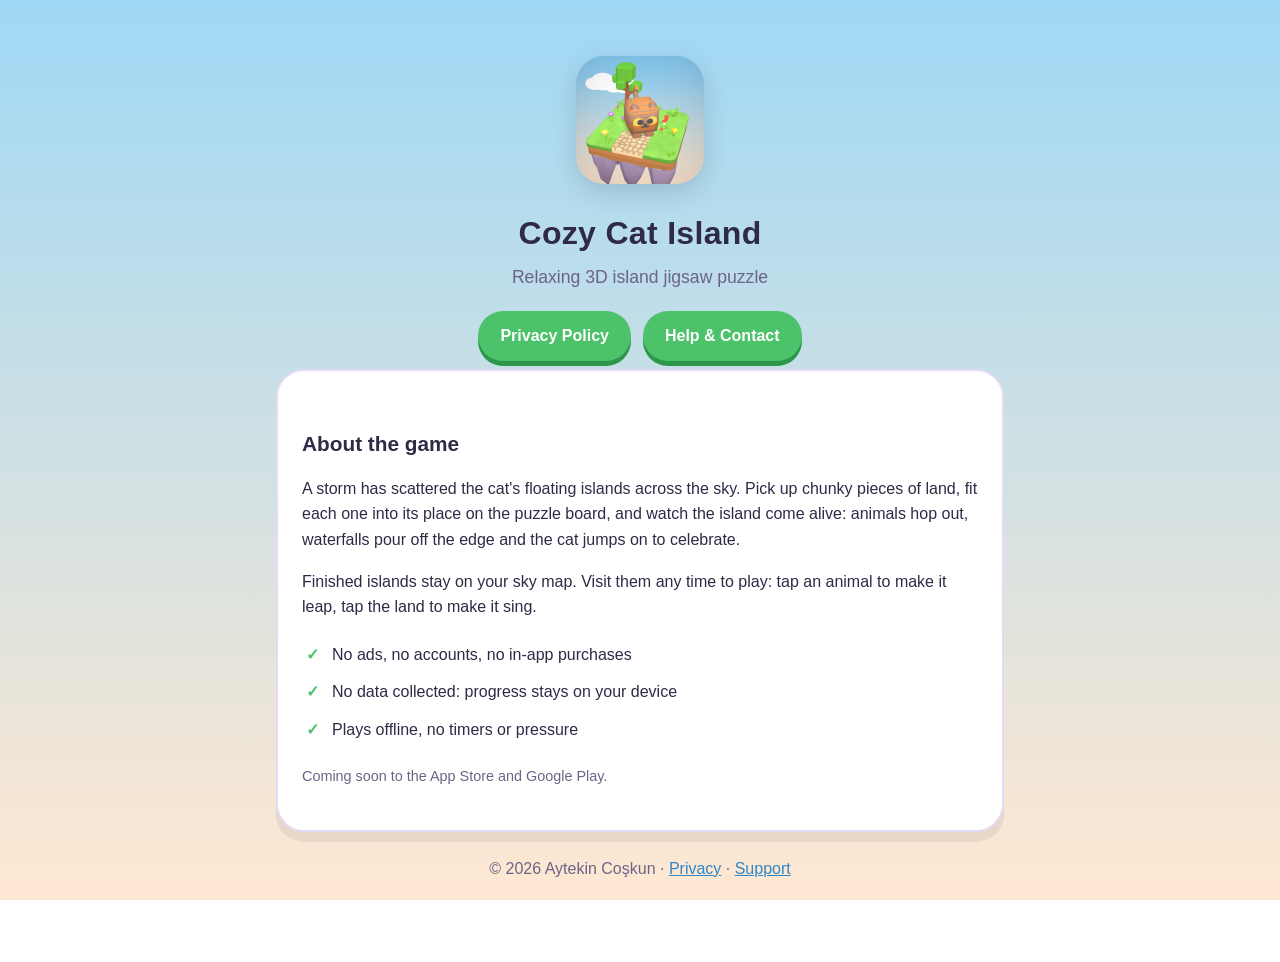
<file: index.html>
<!doctype html>
<html lang="en">
<head>
  <meta charset="utf-8">
  <meta name="viewport" content="width=device-width, initial-scale=1">
  <title>Cozy Cat Island</title>
  <meta name="description" content="Cozy Cat Island: a relaxing 3D jigsaw puzzle. Fit chunky pieces of land together and watch a little floating island come alive.">
  <link rel="icon" href="assets/icon.png">
  <link rel="stylesheet" href="assets/style.css">
</head>
<body>
<main>
  <header class="hero">
    <img src="assets/icon.png" alt="Cozy Cat Island app icon">
    <h1>Cozy Cat Island</h1>
    <p class="subtitle">Relaxing 3D island jigsaw puzzle</p>
    <nav class="links">
      <a href="privacy.html">Privacy Policy</a>
      <a href="support.html">Help &amp; Contact</a>
    </nav>
  </header>

  <section class="card">
    <h2>About the game</h2>
    <p>A storm has scattered the cat's floating islands across the sky. Pick up chunky pieces of land, fit each one into its place on the puzzle board, and watch the island come alive: animals hop out, waterfalls pour off the edge and the cat jumps on to celebrate.</p>
    <p>Finished islands stay on your sky map. Visit them any time to play: tap an animal to make it leap, tap the land to make it sing.</p>
    <ul class="promise">
      <li>No ads, no accounts, no in-app purchases</li>
      <li>No data collected: progress stays on your device</li>
      <li>Plays offline, no timers or pressure</li>
    </ul>
    <p class="muted">Coming soon to the App Store and Google Play.</p>
  </section>

  <footer>
    <p>© 2026 Aytekin Coşkun · <a href="privacy.html">Privacy</a> · <a href="support.html">Support</a></p>
  </footer>
</main>
</body>
</html>
</file>
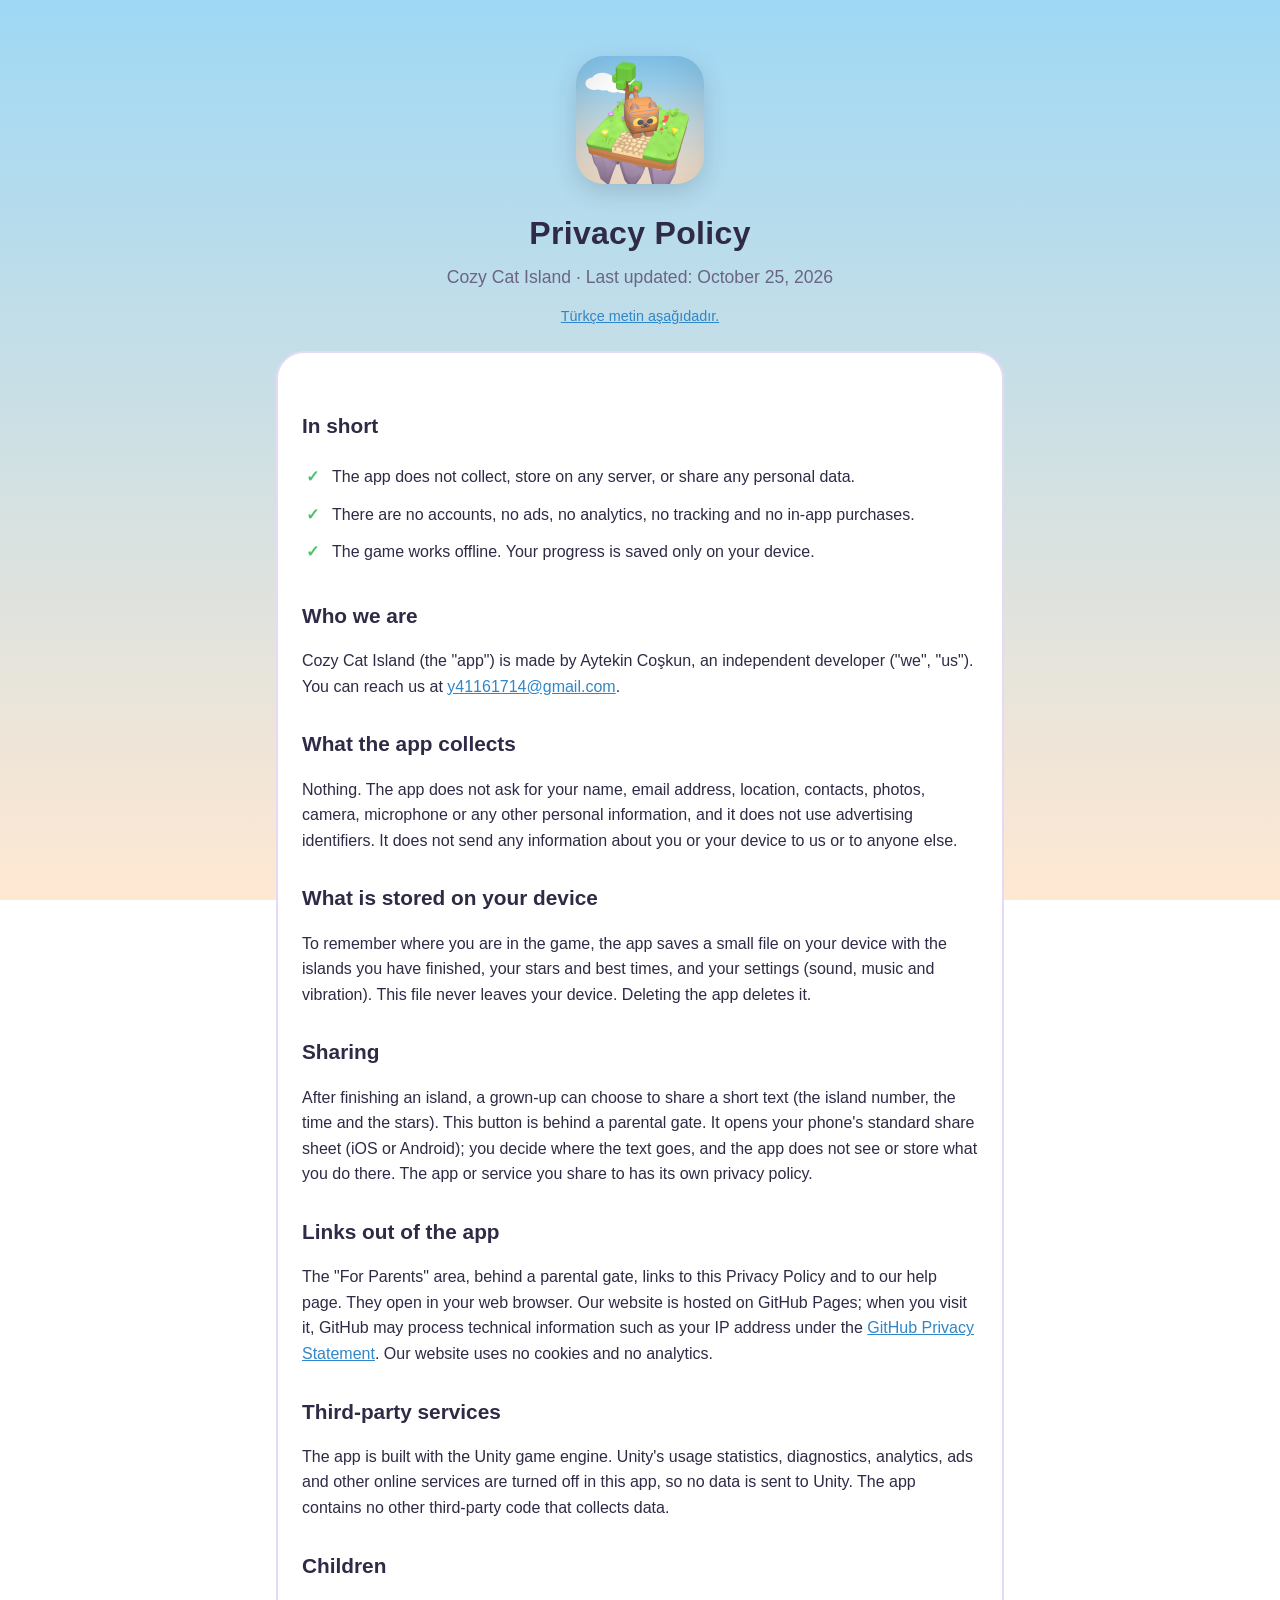
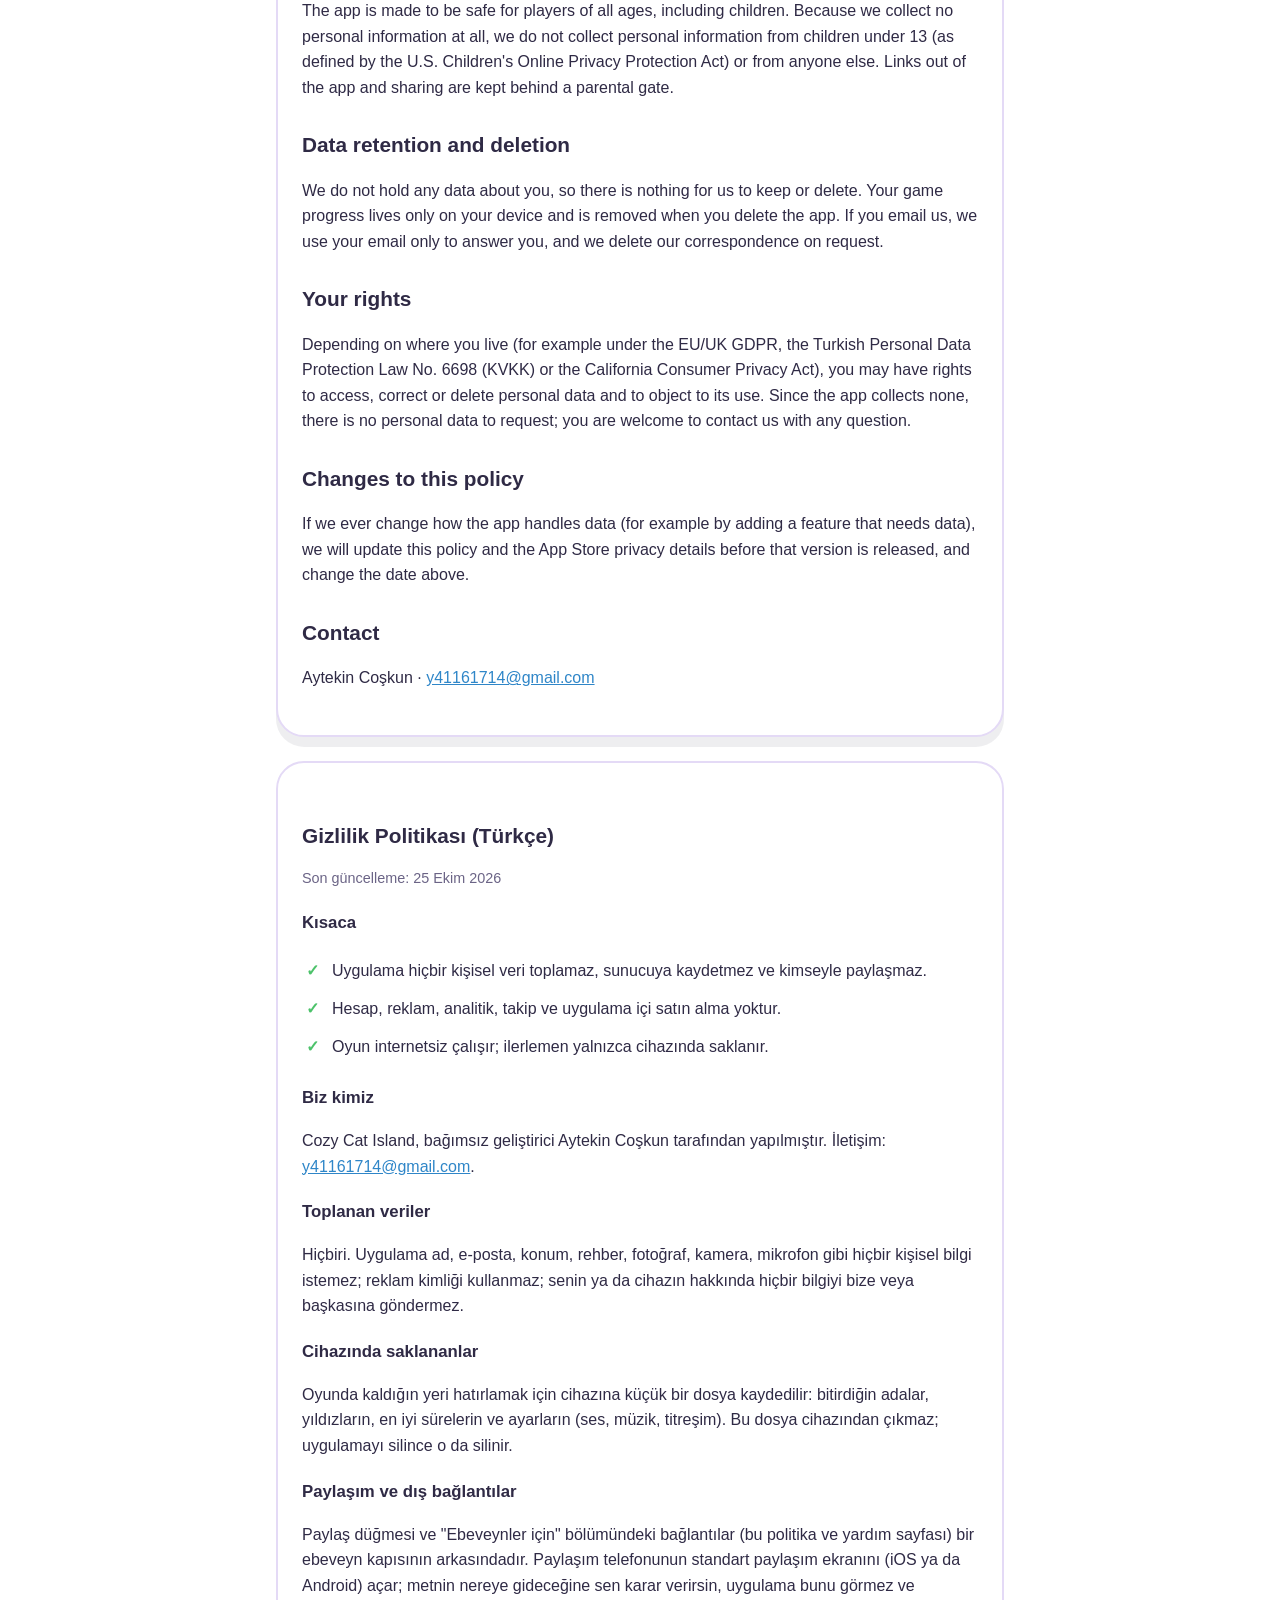
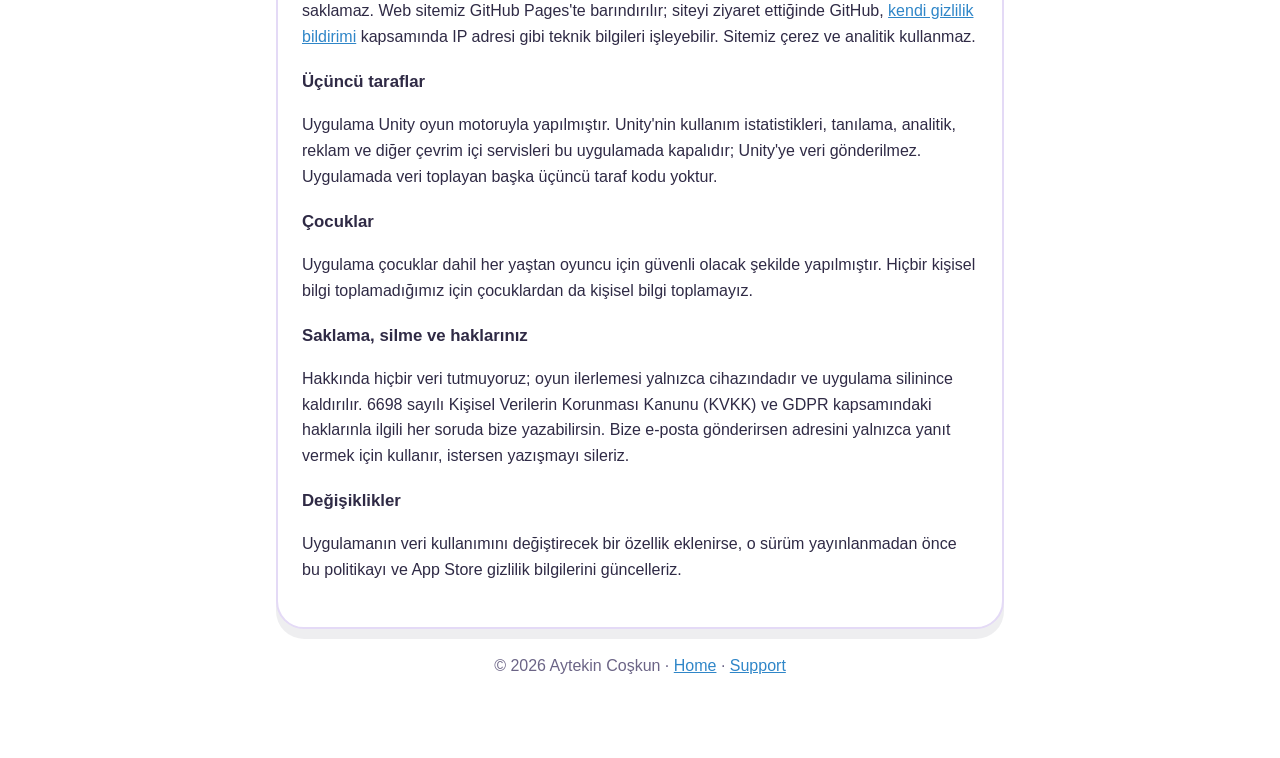
<file: privacy.html>
<!doctype html>
<html lang="en">
<head>
  <meta charset="utf-8">
  <meta name="viewport" content="width=device-width, initial-scale=1">
  <title>Privacy Policy · Cozy Cat Island</title>
  <meta name="description" content="Privacy Policy for the Cozy Cat Island app. The app collects no personal data.">
  <link rel="icon" href="assets/icon.png">
  <link rel="stylesheet" href="assets/style.css">
</head>
<body>
<main>
  <header class="hero">
    <a href="index.html"><img src="assets/icon.png" alt="Cozy Cat Island app icon"></a>
    <h1>Privacy Policy</h1>
    <p class="subtitle">Cozy Cat Island · Last updated: October 25, 2026</p>
    <p class="muted"><a href="#tr">Türkçe metin aşağıdadır.</a></p>
  </header>

  <section class="card">
    <h2>In short</h2>
    <ul class="promise">
      <li>The app does not collect, store on any server, or share any personal data.</li>
      <li>There are no accounts, no ads, no analytics, no tracking and no in-app purchases.</li>
      <li>The game works offline. Your progress is saved only on your device.</li>
    </ul>

    <h2>Who we are</h2>
    <p>Cozy Cat Island (the "app") is made by Aytekin Coşkun, an independent developer ("we", "us"). You can reach us at <a href="mailto:y41161714@gmail.com">y41161714@gmail.com</a>.</p>

    <h2>What the app collects</h2>
    <p>Nothing. The app does not ask for your name, email address, location, contacts, photos, camera, microphone or any other personal information, and it does not use advertising identifiers. It does not send any information about you or your device to us or to anyone else.</p>

    <h2>What is stored on your device</h2>
    <p>To remember where you are in the game, the app saves a small file on your device with the islands you have finished, your stars and best times, and your settings (sound, music and vibration). This file never leaves your device. Deleting the app deletes it.</p>

    <h2>Sharing</h2>
    <p>After finishing an island, a grown-up can choose to share a short text (the island number, the time and the stars). This button is behind a parental gate. It opens your phone's standard share sheet (iOS or Android); you decide where the text goes, and the app does not see or store what you do there. The app or service you share to has its own privacy policy.</p>

    <h2>Links out of the app</h2>
    <p>The "For Parents" area, behind a parental gate, links to this Privacy Policy and to our help page. They open in your web browser. Our website is hosted on GitHub Pages; when you visit it, GitHub may process technical information such as your IP address under the <a href="https://docs.github.com/en/site-policy/privacy-policies/github-general-privacy-statement">GitHub Privacy Statement</a>. Our website uses no cookies and no analytics.</p>

    <h2>Third-party services</h2>
    <p>The app is built with the Unity game engine. Unity's usage statistics, diagnostics, analytics, ads and other online services are turned off in this app, so no data is sent to Unity. The app contains no other third-party code that collects data.</p>

    <h2>Children</h2>
    <p>The app is made to be safe for players of all ages, including children. Because we collect no personal information at all, we do not collect personal information from children under 13 (as defined by the U.S. Children's Online Privacy Protection Act) or from anyone else. Links out of the app and sharing are kept behind a parental gate.</p>

    <h2>Data retention and deletion</h2>
    <p>We do not hold any data about you, so there is nothing for us to keep or delete. Your game progress lives only on your device and is removed when you delete the app. If you email us, we use your email only to answer you, and we delete our correspondence on request.</p>

    <h2>Your rights</h2>
    <p>Depending on where you live (for example under the EU/UK GDPR, the Turkish Personal Data Protection Law No. 6698 (KVKK) or the California Consumer Privacy Act), you may have rights to access, correct or delete personal data and to object to its use. Since the app collects none, there is no personal data to request; you are welcome to contact us with any question.</p>

    <h2>Changes to this policy</h2>
    <p>If we ever change how the app handles data (for example by adding a feature that needs data), we will update this policy and the App Store privacy details before that version is released, and change the date above.</p>

    <h2>Contact</h2>
    <p>Aytekin Coşkun · <a href="mailto:y41161714@gmail.com">y41161714@gmail.com</a></p>
  </section>

  <section class="card" id="tr" lang="tr">
    <h2>Gizlilik Politikası (Türkçe)</h2>
    <p class="muted">Son güncelleme: 25 Ekim 2026</p>
    <h3>Kısaca</h3>
    <ul class="promise">
      <li>Uygulama hiçbir kişisel veri toplamaz, sunucuya kaydetmez ve kimseyle paylaşmaz.</li>
      <li>Hesap, reklam, analitik, takip ve uygulama içi satın alma yoktur.</li>
      <li>Oyun internetsiz çalışır; ilerlemen yalnızca cihazında saklanır.</li>
    </ul>
    <h3>Biz kimiz</h3>
    <p>Cozy Cat Island, bağımsız geliştirici Aytekin Coşkun tarafından yapılmıştır. İletişim: <a href="mailto:y41161714@gmail.com">y41161714@gmail.com</a>.</p>
    <h3>Toplanan veriler</h3>
    <p>Hiçbiri. Uygulama ad, e-posta, konum, rehber, fotoğraf, kamera, mikrofon gibi hiçbir kişisel bilgi istemez; reklam kimliği kullanmaz; senin ya da cihazın hakkında hiçbir bilgiyi bize veya başkasına göndermez.</p>
    <h3>Cihazında saklananlar</h3>
    <p>Oyunda kaldığın yeri hatırlamak için cihazına küçük bir dosya kaydedilir: bitirdiğin adalar, yıldızların, en iyi sürelerin ve ayarların (ses, müzik, titreşim). Bu dosya cihazından çıkmaz; uygulamayı silince o da silinir.</p>
    <h3>Paylaşım ve dış bağlantılar</h3>
    <p>Paylaş düğmesi ve "Ebeveynler için" bölümündeki bağlantılar (bu politika ve yardım sayfası) bir ebeveyn kapısının arkasındadır. Paylaşım telefonunun standart paylaşım ekranını (iOS ya da Android) açar; metnin nereye gideceğine sen karar verirsin, uygulama bunu görmez ve saklamaz. Web sitemiz GitHub Pages'te barındırılır; siteyi ziyaret ettiğinde GitHub, <a href="https://docs.github.com/en/site-policy/privacy-policies/github-general-privacy-statement">kendi gizlilik bildirimi</a> kapsamında IP adresi gibi teknik bilgileri işleyebilir. Sitemiz çerez ve analitik kullanmaz.</p>
    <h3>Üçüncü taraflar</h3>
    <p>Uygulama Unity oyun motoruyla yapılmıştır. Unity'nin kullanım istatistikleri, tanılama, analitik, reklam ve diğer çevrim içi servisleri bu uygulamada kapalıdır; Unity'ye veri gönderilmez. Uygulamada veri toplayan başka üçüncü taraf kodu yoktur.</p>
    <h3>Çocuklar</h3>
    <p>Uygulama çocuklar dahil her yaştan oyuncu için güvenli olacak şekilde yapılmıştır. Hiçbir kişisel bilgi toplamadığımız için çocuklardan da kişisel bilgi toplamayız.</p>
    <h3>Saklama, silme ve haklarınız</h3>
    <p>Hakkında hiçbir veri tutmuyoruz; oyun ilerlemesi yalnızca cihazındadır ve uygulama silinince kaldırılır. 6698 sayılı Kişisel Verilerin Korunması Kanunu (KVKK) ve GDPR kapsamındaki haklarınla ilgili her soruda bize yazabilirsin. Bize e-posta gönderirsen adresini yalnızca yanıt vermek için kullanır, istersen yazışmayı sileriz.</p>
    <h3>Değişiklikler</h3>
    <p>Uygulamanın veri kullanımını değiştirecek bir özellik eklenirse, o sürüm yayınlanmadan önce bu politikayı ve App Store gizlilik bilgilerini güncelleriz.</p>
  </section>

  <footer>
    <p>© 2026 Aytekin Coşkun · <a href="index.html">Home</a> · <a href="support.html">Support</a></p>
  </footer>
</main>
</body>
</html>
</file>
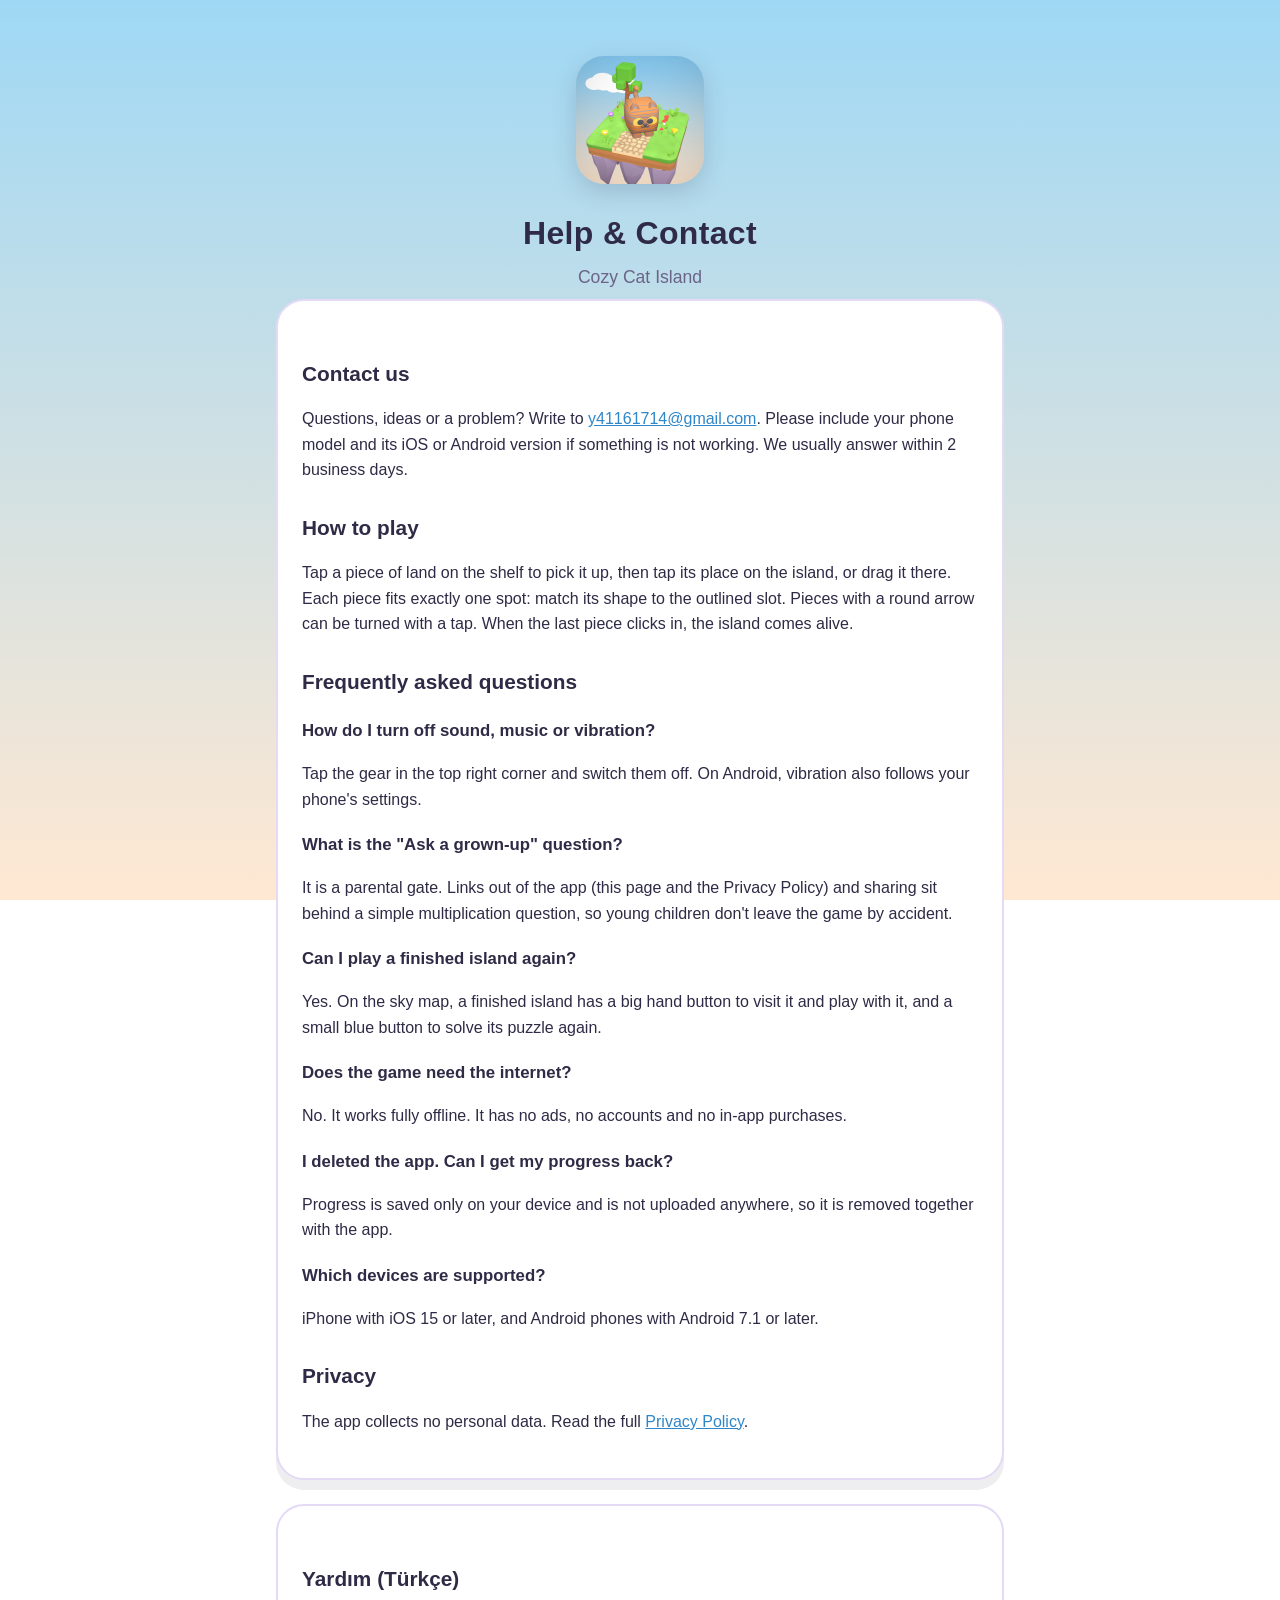
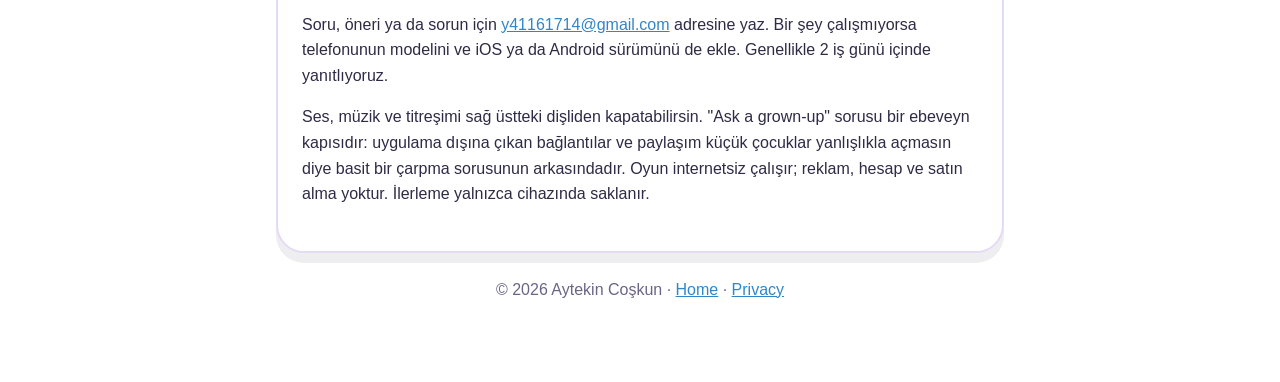
<file: support.html>
<!doctype html>
<html lang="en">
<head>
  <meta charset="utf-8">
  <meta name="viewport" content="width=device-width, initial-scale=1">
  <title>Help &amp; Contact · Cozy Cat Island</title>
  <meta name="description" content="Help and contact for the Cozy Cat Island app.">
  <link rel="icon" href="assets/icon.png">
  <link rel="stylesheet" href="assets/style.css">
</head>
<body>
<main>
  <header class="hero">
    <a href="index.html"><img src="assets/icon.png" alt="Cozy Cat Island app icon"></a>
    <h1>Help &amp; Contact</h1>
    <p class="subtitle">Cozy Cat Island</p>
  </header>

  <section class="card">
    <h2>Contact us</h2>
    <p>Questions, ideas or a problem? Write to <a href="mailto:y41161714@gmail.com">y41161714@gmail.com</a>. Please include your phone model and its iOS or Android version if something is not working. We usually answer within 2 business days.</p>

    <h2>How to play</h2>
    <p>Tap a piece of land on the shelf to pick it up, then tap its place on the island, or drag it there. Each piece fits exactly one spot: match its shape to the outlined slot. Pieces with a round arrow can be turned with a tap. When the last piece clicks in, the island comes alive.</p>

    <h2>Frequently asked questions</h2>
    <h3>How do I turn off sound, music or vibration?</h3>
    <p>Tap the gear in the top right corner and switch them off. On Android, vibration also follows your phone's settings.</p>
    <h3>What is the "Ask a grown-up" question?</h3>
    <p>It is a parental gate. Links out of the app (this page and the Privacy Policy) and sharing sit behind a simple multiplication question, so young children don't leave the game by accident.</p>
    <h3>Can I play a finished island again?</h3>
    <p>Yes. On the sky map, a finished island has a big hand button to visit it and play with it, and a small blue button to solve its puzzle again.</p>
    <h3>Does the game need the internet?</h3>
    <p>No. It works fully offline. It has no ads, no accounts and no in-app purchases.</p>
    <h3>I deleted the app. Can I get my progress back?</h3>
    <p>Progress is saved only on your device and is not uploaded anywhere, so it is removed together with the app.</p>
    <h3>Which devices are supported?</h3>
    <p>iPhone with iOS 15 or later, and Android phones with Android 7.1 or later.</p>

    <h2>Privacy</h2>
    <p>The app collects no personal data. Read the full <a href="privacy.html">Privacy Policy</a>.</p>
  </section>

  <section class="card" lang="tr">
    <h2>Yardım (Türkçe)</h2>
    <p>Soru, öneri ya da sorun için <a href="mailto:y41161714@gmail.com">y41161714@gmail.com</a> adresine yaz. Bir şey çalışmıyorsa telefonunun modelini ve iOS ya da Android sürümünü de ekle. Genellikle 2 iş günü içinde yanıtlıyoruz.</p>
    <p>Ses, müzik ve titreşimi sağ üstteki dişliden kapatabilirsin. "Ask a grown-up" sorusu bir ebeveyn kapısıdır: uygulama dışına çıkan bağlantılar ve paylaşım küçük çocuklar yanlışlıkla açmasın diye basit bir çarpma sorusunun arkasındadır. Oyun internetsiz çalışır; reklam, hesap ve satın alma yoktur. İlerleme yalnızca cihazında saklanır.</p>
  </section>

  <footer>
    <p>© 2026 Aytekin Coşkun · <a href="index.html">Home</a> · <a href="privacy.html">Privacy</a></p>
  </footer>
</main>
</body>
</html>
</file>
<file: assets/style.css>
:root {
  --ink: #2f2a45;
  --ink-soft: #6b6486;
  --card: #ffffff;
  --sky-top: #9fd8f5;
  --sky-bottom: #ffe8d2;
  --accent: #4cc26a;
  --link: #2f86c8;
  --edge: #e4daf6;
}

@media (prefers-color-scheme: dark) {
  :root {
    --ink: #f3f0fa;
    --ink-soft: #c9c2dd;
    --card: #2b2640;
    --sky-top: #1d2a44;
    --sky-bottom: #3a2d45;
    --link: #8ec8ff;
    --edge: #433b5e;
  }
}

* { box-sizing: border-box; }

body {
  margin: 0;
  min-height: 100vh;
  font-family: ui-rounded, "SF Pro Rounded", -apple-system, BlinkMacSystemFont, "Segoe UI", Roboto, sans-serif;
  color: var(--ink);
  background: linear-gradient(180deg, var(--sky-top) 0%, var(--sky-bottom) 100%) fixed;
  line-height: 1.6;
}

main {
  max-width: 760px;
  margin: 0 auto;
  padding: 32px 16px 64px;
}

.card {
  background: var(--card);
  border: 2px solid var(--edge);
  border-radius: 28px;
  padding: 28px 24px;
  margin-bottom: 24px;
  box-shadow: 0 10px 0 rgba(47, 42, 69, 0.08);
}

header.hero {
  text-align: center;
  padding: 24px 0 8px;
}

header.hero img {
  width: 128px;
  height: 128px;
  border-radius: 28px;
  box-shadow: 0 8px 24px rgba(47, 42, 69, 0.18);
}

h1 { font-size: 2rem; margin: 16px 0 4px; letter-spacing: 0.01em; }
h2 { font-size: 1.3rem; margin: 28px 0 8px; }
h3 { font-size: 1.05rem; margin: 20px 0 6px; }
p, li { font-size: 1rem; }
.subtitle { color: var(--ink-soft); font-size: 1.1rem; margin: 0; }
.muted { color: var(--ink-soft); font-size: 0.9rem; }
a { color: var(--link); }

nav.links {
  display: flex;
  flex-wrap: wrap;
  gap: 12px;
  justify-content: center;
  margin: 20px 0 0;
}

nav.links a {
  display: inline-block;
  background: var(--accent);
  color: #fff;
  text-decoration: none;
  font-weight: 700;
  padding: 12px 22px;
  border-radius: 999px;
  box-shadow: 0 5px 0 #2c964a;
}

ul.promise { list-style: none; padding: 0; }
ul.promise li { padding: 6px 0 6px 30px; position: relative; }
ul.promise li::before { content: "✓"; position: absolute; left: 4px; color: var(--accent); font-weight: 800; }

footer { text-align: center; color: var(--ink-soft); font-size: 0.85rem; }
</file>
